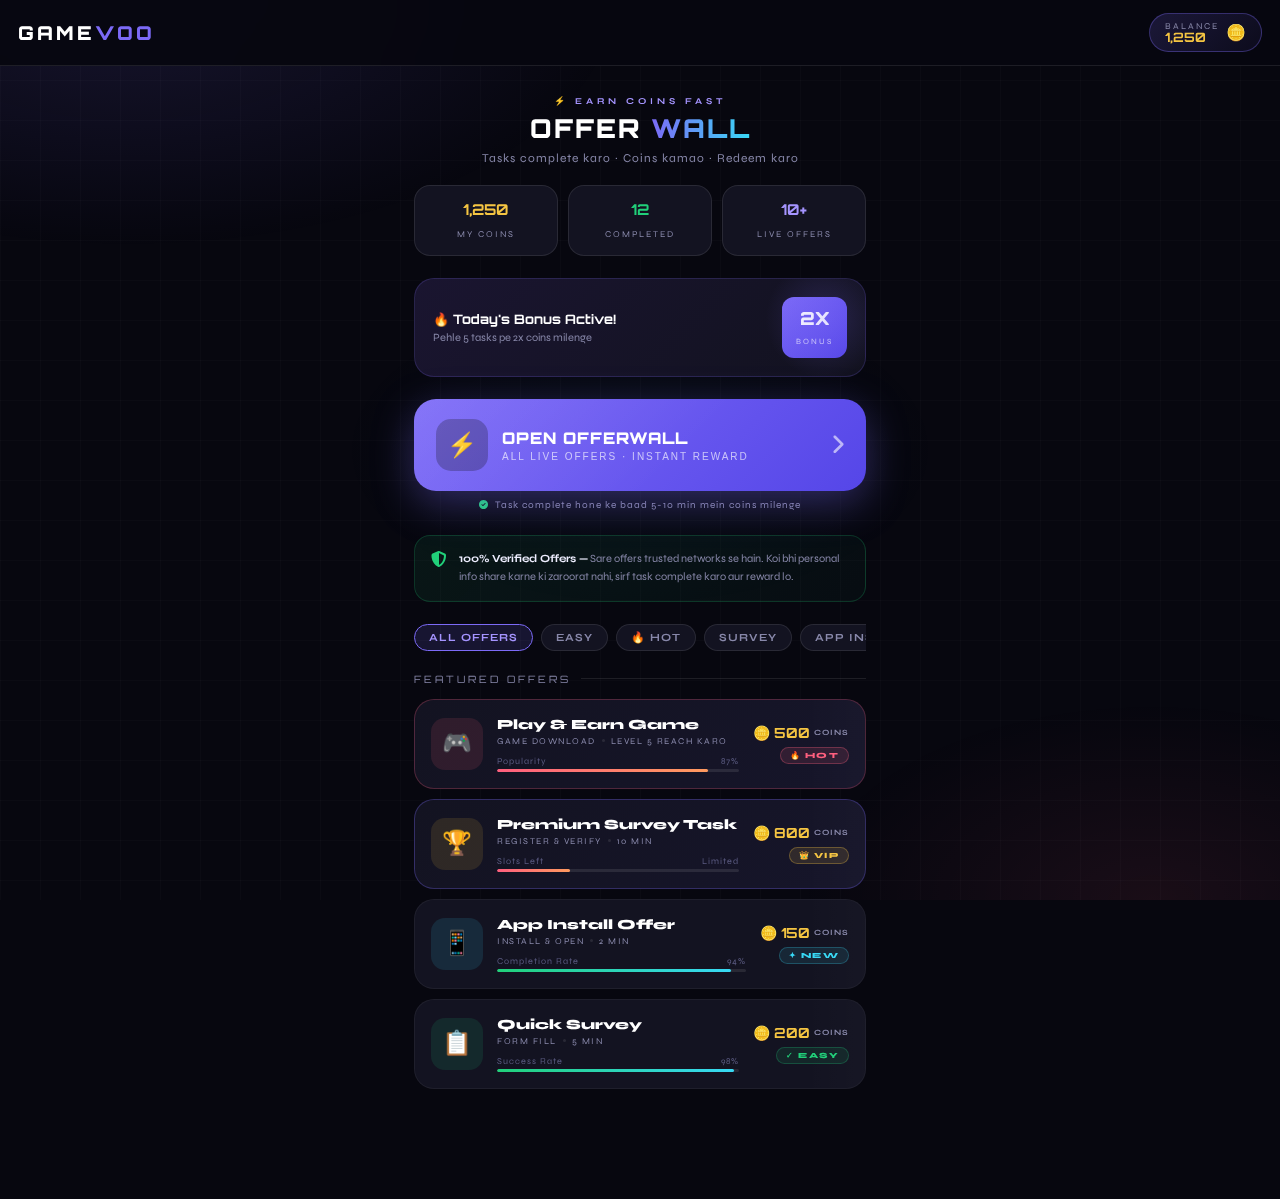
<file: offerwall.html>
<!DOCTYPE html>
<html lang="en">
<head>
<meta charset="UTF-8"/>
<meta name="viewport" content="width=device-width, initial-scale=1.0, maximum-scale=1.0"/>
<title>GAMEVOO — Earn Coins</title>
<link rel="preconnect" href="https://fonts.googleapis.com"/>
<link href="https://fonts.googleapis.com/css2?family=Orbitron:wght@400;700;900&family=Syne:wght@400;600;700;800&display=swap" rel="stylesheet"/>
<link href="https://cdnjs.cloudflare.com/ajax/libs/font-awesome/6.5.0/css/all.min.css" rel="stylesheet"/>

<!-- ✅ CPAGrip / SingingFiles Script -->
<script type="text/javascript" src="https://singingfiles.com/script_include.php?id=1869655"></script>

<style>
*{margin:0;padding:0;box-sizing:border-box;-webkit-tap-highlight-color:transparent}
:root{
  --bg:#07070f;
  --surface:#0f0f1a;
  --card:#131321;
  --card2:#171728;
  --border:#ffffff0d;
  --border2:#ffffff18;
  --p:#7c6af7;
  --p2:#a594ff;
  --gold:#f5c542;
  --green:#21d07a;
  --red:#ff5f7e;
  --cyan:#38d9f5;
  --text:#eeeeff;
  --muted:#5a5a80;
  --sub:#8888aa;
}

html,body{min-height:100%;overflow-x:hidden}

body{
  font-family:'Syne',sans-serif;
  background:var(--bg);
  color:var(--text);
}

/* ░░ BG MESH ░░ */
body::before{
  content:'';position:fixed;inset:0;z-index:0;
  background:
    radial-gradient(ellipse 70% 50% at 10% 0%,#7c6af722 0%,transparent 55%),
    radial-gradient(ellipse 50% 40% at 90% 100%,#ff5f7e14 0%,transparent 55%),
    radial-gradient(ellipse 40% 30% at 50% 50%,#38d9f508 0%,transparent 60%);
  pointer-events:none;
}

/* ░░ GRID TEXTURE ░░ */
body::after{
  content:'';position:fixed;inset:0;z-index:0;
  background-image:linear-gradient(var(--border) 1px,transparent 1px),linear-gradient(90deg,var(--border) 1px,transparent 1px);
  background-size:40px 40px;
  pointer-events:none;
  opacity:0.4;
}

/* ░░ TOP NAV ░░ */
.topnav{
  position:sticky;top:0;z-index:200;
  display:flex;justify-content:space-between;align-items:center;
  padding:13px 18px;
  background:rgba(7,7,15,0.92);
  border-bottom:1px solid var(--border2);
  backdrop-filter:blur(24px);
}
.logo{font-family:'Orbitron',sans-serif;font-weight:900;font-size:19px;letter-spacing:3px;color:#fff}
.logo em{color:var(--p);font-style:normal}

.wallet-pill{
  display:flex;align-items:center;gap:7px;
  background:linear-gradient(135deg,rgba(124,106,247,.18),rgba(124,106,247,.06));
  border:1px solid rgba(124,106,247,.35);
  padding:7px 15px;border-radius:50px;cursor:pointer;
  transition:border-color .2s;
}
.wallet-pill:hover{border-color:var(--p)}
.wallet-pill .wlabel{font-size:9px;color:var(--sub);letter-spacing:2px;text-transform:uppercase}
.wallet-pill .wval{font-family:'Orbitron',sans-serif;font-size:13px;font-weight:700;color:var(--gold);line-height:1}

/* ░░ PAGE HEAD ░░ */
.page-head{
  text-align:center;padding:30px 18px 20px;
  position:relative;z-index:1;
}
.page-head .eyebrow{
  font-size:9px;letter-spacing:4px;text-transform:uppercase;
  color:var(--p2);font-weight:700;margin-bottom:8px;display:block;
}
.page-head h1{
  font-family:'Orbitron',sans-serif;font-size:26px;font-weight:900;
  letter-spacing:2px;line-height:1.1;color:#fff;
}
.page-head h1 .hl{
  background:linear-gradient(90deg,var(--p),var(--cyan));
  -webkit-background-clip:text;-webkit-text-fill-color:transparent;background-clip:text;
}
.page-head .sub{color:var(--sub);font-size:12px;margin-top:8px;letter-spacing:1px}

/* ░░ MAIN WRAP ░░ */
.wrap{max-width:480px;margin:0 auto;padding:0 14px 110px;position:relative;z-index:1}

/* ░░ STATS ROW ░░ */
.stats-row{display:grid;grid-template-columns:repeat(3,1fr);gap:10px;margin-bottom:22px}
.stat-box{
  background:var(--card);border:1px solid var(--border2);
  border-radius:16px;padding:14px 10px;text-align:center;
}
.stat-box .sv{
  font-family:'Orbitron',sans-serif;font-size:15px;font-weight:700;
  display:block;margin-bottom:3px;
}
.stat-box .sk{font-size:9px;color:var(--sub);letter-spacing:2px;text-transform:uppercase}
.sv.gold{color:var(--gold)} .sv.green{color:var(--green)} .sv.purple{color:var(--p2)}

/* ░░ MAIN CTA ░░ */
.mega-btn{
  width:100%;border:none;cursor:pointer;
  background:linear-gradient(135deg,#7c6af7,#5546e8);
  border-radius:22px;padding:20px 22px;
  display:flex;align-items:center;justify-content:space-between;
  margin-bottom:8px;
  position:relative;overflow:hidden;
  box-shadow:0 12px 40px rgba(124,106,247,.35);
  transition:transform .15s,box-shadow .15s;
}
.mega-btn::before{
  content:'';position:absolute;inset:0;
  background:linear-gradient(135deg,rgba(255,255,255,.08) 0%,transparent 60%);
  pointer-events:none;
}
.mega-btn:hover{transform:translateY(-2px);box-shadow:0 18px 50px rgba(124,106,247,.45)}
.mega-btn:active{transform:scale(.98)}
.mega-btn-left{display:flex;align-items:center;gap:14px;text-align:left}
.mega-icon{
  width:52px;height:52px;border-radius:15px;
  background:rgba(0,0,0,.25);
  display:flex;align-items:center;justify-content:center;
  font-size:24px;flex-shrink:0;
}
.mega-title{font-family:'Orbitron',sans-serif;font-size:16px;font-weight:900;letter-spacing:1px;color:#fff;display:block}
.mega-sub{font-size:10px;letter-spacing:2px;text-transform:uppercase;color:rgba(255,255,255,.65);margin-top:3px;display:block}
.mega-arrow{font-size:20px;color:rgba(255,255,255,.6)}

/* ░░ PULSE RING ANIM ░░ */
@keyframes pring{0%{box-shadow:0 12px 40px rgba(124,106,247,.35),0 0 0 0 rgba(124,106,247,.4)}70%{box-shadow:0 12px 40px rgba(124,106,247,.35),0 0 0 14px rgba(124,106,247,0)}100%{box-shadow:0 12px 40px rgba(124,106,247,.35),0 0 0 0 rgba(124,106,247,0)}}
.mega-btn{animation:pring 2.5s infinite}

/* ░░ HINT ░░ */
.hint{display:flex;align-items:center;justify-content:center;gap:6px;margin-bottom:24px;font-size:10px;color:var(--sub);letter-spacing:1px}
.hint i{font-size:9px;color:var(--green)}

/* ░░ SECTION TITLE ░░ */
.sec-title{
  display:flex;align-items:center;gap:10px;margin-bottom:14px;
}
.sec-title span{font-family:'Orbitron',sans-serif;font-size:10px;letter-spacing:3px;text-transform:uppercase;color:var(--sub);white-space:nowrap}
.sec-title::after{content:'';flex:1;height:1px;background:var(--border2)}

/* ░░ FILTER CHIPS ░░ */
.filter-row{display:flex;gap:8px;overflow-x:auto;padding-bottom:4px;margin-bottom:18px;scrollbar-width:none}
.filter-row::-webkit-scrollbar{display:none}
.chip{
  flex-shrink:0;padding:6px 14px;border-radius:50px;
  font-size:11px;font-weight:700;letter-spacing:1px;text-transform:uppercase;
  border:1px solid var(--border2);background:var(--card);
  color:var(--sub);cursor:pointer;transition:all .2s;
}
.chip.active,.chip:hover{background:rgba(124,106,247,.15);border-color:var(--p);color:var(--p2)}

/* ░░ OFFER CARD ░░ */
.offer-list{display:flex;flex-direction:column;gap:10px}

.offer-card{
  display:flex;align-items:center;gap:14px;
  background:var(--card);
  border:1px solid var(--border);
  border-radius:20px;padding:16px;
  text-decoration:none;color:inherit;
  cursor:pointer;
  position:relative;overflow:hidden;
  transition:border-color .2s,transform .15s,box-shadow .2s;
  animation:fadeUp .4s both;
}
.offer-card::after{
  content:'';position:absolute;right:0;top:0;bottom:0;width:60px;
  background:linear-gradient(90deg,transparent,rgba(255,255,255,.015));
  pointer-events:none;
}
.offer-card:hover{border-color:var(--border2);transform:translateX(3px);box-shadow:0 4px 24px rgba(0,0,0,.3)}
.offer-card:active{transform:scale(.99)}
.offer-card.featured{border-color:rgba(124,106,247,.3);background:linear-gradient(135deg,#131321,#16152a)}
.offer-card.featured:hover{border-color:var(--p);box-shadow:0 8px 32px rgba(124,106,247,.15)}
.offer-card.hot-card{border-color:rgba(255,95,126,.25)}
.offer-card.hot-card:hover{border-color:var(--red);box-shadow:0 8px 32px rgba(255,95,126,.12)}

@keyframes fadeUp{from{opacity:0;transform:translateY(16px)}to{opacity:1;transform:translateY(0)}}
.offer-card:nth-child(1){animation-delay:.05s}
.offer-card:nth-child(2){animation-delay:.1s}
.offer-card:nth-child(3){animation-delay:.15s}
.offer-card:nth-child(4){animation-delay:.2s}
.offer-card:nth-child(5){animation-delay:.25s}
.offer-card:nth-child(6){animation-delay:.3s}

/* icon */
.oc-icon{
  width:52px;height:52px;border-radius:14px;
  display:flex;align-items:center;justify-content:center;
  font-size:24px;flex-shrink:0;
}
.ic-p{background:rgba(124,106,247,.15)}
.ic-g{background:rgba(33,208,122,.12)}
.ic-r{background:rgba(255,95,126,.12)}
.ic-y{background:rgba(245,197,66,.12)}
.ic-c{background:rgba(56,217,245,.12)}

/* info */
.oc-info{flex:1;min-width:0}
.oc-name{font-weight:800;font-size:14px;color:#fff;white-space:nowrap;overflow:hidden;text-overflow:ellipsis;margin-bottom:3px}
.oc-meta{display:flex;align-items:center;gap:6px;flex-wrap:wrap}
.oc-tag{font-size:9px;letter-spacing:1.5px;text-transform:uppercase;color:var(--sub)}
.dot{width:3px;height:3px;border-radius:50%;background:var(--border2);flex-shrink:0}

/* right */
.oc-right{display:flex;flex-direction:column;align-items:flex-end;gap:6px;flex-shrink:0}
.oc-reward{
  display:flex;align-items:center;gap:4px;
  font-family:'Orbitron',sans-serif;font-size:14px;font-weight:700;
  color:var(--gold);
}
.oc-reward small{font-size:8px;color:var(--sub);font-family:'Syne',sans-serif;letter-spacing:1px;text-transform:uppercase;display:block;text-align:right;line-height:1.2}

.badge{font-size:8px;font-weight:800;letter-spacing:1.5px;text-transform:uppercase;padding:3px 9px;border-radius:50px}
.b-hot{background:rgba(255,95,126,.12);color:var(--red);border:1px solid rgba(255,95,126,.3)}
.b-new{background:rgba(56,217,245,.1);color:var(--cyan);border:1px solid rgba(56,217,245,.25)}
.b-easy{background:rgba(33,208,122,.1);color:var(--green);border:1px solid rgba(33,208,122,.25)}
.b-top{background:rgba(124,106,247,.15);color:var(--p2);border:1px solid rgba(124,106,247,.3)}
.b-vip{background:rgba(245,197,66,.12);color:var(--gold);border:1px solid rgba(245,197,66,.3)}

/* progress bar */
.oc-progress{margin-top:10px}
.prog-track{height:3px;background:var(--border2);border-radius:50px;overflow:hidden;margin-top:3px}
.prog-fill{height:100%;border-radius:50px;transition:width .8s ease}
.pf-p{background:linear-gradient(90deg,var(--p),var(--p2))}
.pf-g{background:linear-gradient(90deg,#21d07a,#38d9f5)}
.pf-r{background:linear-gradient(90deg,var(--red),#ff9a5f)}
.prog-label{display:flex;justify-content:space-between;font-size:9px;color:var(--muted);letter-spacing:1px}

/* ░░ NOTICE CARD ░░ */
.notice{
  background:linear-gradient(135deg,rgba(33,208,122,.08),rgba(33,208,122,.03));
  border:1px solid rgba(33,208,122,.2);border-radius:16px;
  padding:14px 16px;display:flex;align-items:flex-start;gap:12px;
  margin-bottom:22px;
}
.notice i{color:var(--green);margin-top:1px}
.notice p{font-size:11px;color:var(--sub);line-height:1.7}
.notice strong{color:var(--text);font-weight:700}

/* ░░ BANNER PROMO ░░ */
.promo-banner{
  background:linear-gradient(135deg,#1a1530,#12121f);
  border:1px solid rgba(124,106,247,.2);border-radius:20px;
  padding:18px;margin-bottom:22px;
  display:flex;align-items:center;justify-content:space-between;
  position:relative;overflow:hidden;
}
.promo-banner::before{
  content:'';position:absolute;right:-20px;top:-20px;
  width:120px;height:120px;border-radius:50%;
  background:radial-gradient(circle,rgba(124,106,247,.2),transparent 70%);
  pointer-events:none;
}
.promo-text .pt-title{font-family:'Orbitron',sans-serif;font-size:13px;font-weight:700;color:#fff;margin-bottom:4px}
.promo-text .pt-sub{font-size:11px;color:var(--sub)}
.promo-badge{
  background:linear-gradient(135deg,var(--p),#5546e8);
  border-radius:12px;padding:10px 14px;text-align:center;flex-shrink:0;
}
.promo-badge .pb-val{font-family:'Orbitron',sans-serif;font-size:18px;font-weight:900;color:#fff;display:block}
.promo-badge .pb-label{font-size:8px;letter-spacing:2px;color:rgba(255,255,255,.7);text-transform:uppercase}

/* ░░ BOTTOM NAV ░░ */
.bnav{
  position:fixed;bottom:0;left:0;right:0;z-index:200;
  display:flex;
  background:rgba(7,7,15,.97);
  border-top:1px solid var(--border2);
  backdrop-filter:blur(24px);
}
.bn-item{
  flex:1;display:flex;flex-direction:column;align-items:center;gap:3px;
  padding:10px 0 8px;color:var(--muted);font-size:8px;letter-spacing:1.5px;
  text-transform:uppercase;font-weight:700;cursor:pointer;
  text-decoration:none;border:none;background:none;
  transition:color .2s;
}
.bn-item i{font-size:19px;transition:filter .2s}
.bn-item.active{color:var(--p2)}
.bn-item.active i{filter:drop-shadow(0 0 7px rgba(124,106,247,.7))}

/* ░░ TOAST ░░ */
.toast{
  position:fixed;top:80px;left:50%;transform:translateX(-50%) translateY(-20px);
  background:#1a1a2e;border:1px solid var(--p);border-radius:50px;
  padding:10px 20px;font-size:12px;font-weight:700;color:#fff;letter-spacing:1px;
  z-index:9999;opacity:0;transition:all .3s;pointer-events:none;
  white-space:nowrap;
}
.toast.show{opacity:1;transform:translateX(-50%) translateY(0)}

/* ░░ RIPPLE ░░ */
.ripple{position:absolute;border-radius:50%;background:rgba(255,255,255,.08);animation:rip .5s linear;pointer-events:none}
@keyframes rip{from{transform:scale(0);opacity:1}to{transform:scale(4);opacity:0}}
</style>
</head>
<body>

<!-- TOAST -->
<div class="toast" id="toast">✓ Opening Offer...</div>

<!-- TOP NAV -->
<nav class="topnav">
  <div class="logo">GAME<em>VOO</em></div>
  <div class="wallet-pill" onclick="showToast('💰 Wallet Opening...')">
    <div>
      <div class="wlabel">Balance</div>
      <div class="wval" id="coinVal">1,250</div>
    </div>
    <span style="color:var(--gold);font-size:16px">🪙</span>
  </div>
</nav>

<!-- PAGE HEADER -->
<div class="page-head">
  <span class="eyebrow">⚡ Earn Coins Fast</span>
  <h1>OFFER <span class="hl">WALL</span></h1>
  <p class="sub">Tasks complete karo · Coins kamao · Redeem karo</p>
</div>

<!-- MAIN CONTENT -->
<div class="wrap">

  <!-- STATS -->
  <div class="stats-row">
    <div class="stat-box">
      <span class="sv gold">1,250</span>
      <span class="sk">My Coins</span>
    </div>
    <div class="stat-box">
      <span class="sv green">12</span>
      <span class="sk">Completed</span>
    </div>
    <div class="stat-box">
      <span class="sv purple">10+</span>
      <span class="sk">Live Offers</span>
    </div>
  </div>

  <!-- PROMO BANNER -->
  <div class="promo-banner">
    <div class="promo-text">
      <div class="pt-title">🔥 Today's Bonus Active!</div>
      <div class="pt-sub">Pehle 5 tasks pe 2x coins milenge</div>
    </div>
    <div class="promo-badge">
      <span class="pb-val">2X</span>
      <span class="pb-label">Bonus</span>
    </div>
  </div>

  <!-- MAIN CTA BUTTON -->
  <button class="mega-btn" onclick="triggerLocker(this)">
    <div class="mega-btn-left">
      <div class="mega-icon">⚡</div>
      <div>
        <span class="mega-title">OPEN OFFERWALL</span>
        <span class="mega-sub">All Live Offers · Instant Reward</span>
      </div>
    </div>
    <i class="fas fa-chevron-right mega-arrow"></i>
  </button>

  <div class="hint">
    <i class="fas fa-circle-check"></i>
    <span>Task complete hone ke baad 5-10 min mein coins milenge</span>
  </div>

  <!-- NOTICE -->
  <div class="notice">
    <i class="fas fa-shield-halved"></i>
    <p><strong>100% Verified Offers —</strong> Sare offers trusted networks se hain. Koi bhi personal info share karne ki zaroorat nahi, sirf task complete karo aur reward lo.</p>
  </div>

  <!-- FILTERS -->
  <div class="filter-row">
    <div class="chip active" onclick="filterOffers('all', this)">All Offers</div>
    <div class="chip" onclick="filterOffers('easy', this)">Easy</div>
    <div class="chip" onclick="filterOffers('hot', this)">🔥 Hot</div>
    <div class="chip" onclick="filterOffers('survey', this)">Survey</div>
    <div class="chip" onclick="filterOffers('app', this)">App Install</div>
    <div class="chip" onclick="filterOffers('game', this)">Games</div>
  </div>

  <!-- OFFER CARDS -->
  <div class="sec-title"><span>Featured Offers</span></div>

  <div class="offer-list" id="offerList">

    <!-- ★ OFFER 1 — HOT FEATURED -->
    <a class="offer-card featured hot-card" data-cat="hot game" href="#" onclick="openOffer(event, 'OFFER_LINK_1', 'Play & Earn')">
      <div class="oc-icon ic-r">🎮</div>
      <div class="oc-info">
        <div class="oc-name">Play & Earn Game</div>
        <div class="oc-meta">
          <span class="oc-tag">Game Download</span>
          <span class="dot"></span>
          <span class="oc-tag">Level 5 Reach Karo</span>
        </div>
        <div class="oc-progress">
          <div class="prog-label"><span>Popularity</span><span>87%</span></div>
          <div class="prog-track"><div class="prog-fill pf-r" style="width:87%"></div></div>
        </div>
      </div>
      <div class="oc-right">
        <div class="oc-reward">🪙 500<small>coins</small></div>
        <span class="badge b-hot">🔥 Hot</span>
      </div>
    </a>

    <!-- ★ OFFER 2 — VIP -->
    <a class="offer-card featured" data-cat="hot survey" href="#" onclick="openOffer(event, 'OFFER_LINK_2', 'Premium Survey')">
      <div class="oc-icon ic-y">🏆</div>
      <div class="oc-info">
        <div class="oc-name">Premium Survey Task</div>
        <div class="oc-meta">
          <span class="oc-tag">Register & Verify</span>
          <span class="dot"></span>
          <span class="oc-tag">10 Min</span>
        </div>
        <div class="oc-progress">
          <div class="prog-label"><span>Slots Left</span><span>Limited</span></div>
          <div class="prog-track"><div class="prog-fill pf-r" style="width:30%"></div></div>
        </div>
      </div>
      <div class="oc-right">
        <div class="oc-reward">🪙 800<small>coins</small></div>
        <span class="badge b-vip">👑 VIP</span>
      </div>
    </a>

    <!-- ★ OFFER 3 — NEW APP -->
    <a class="offer-card" data-cat="app new" href="#" onclick="openOffer(event, 'OFFER_LINK_3', 'App Install')">
      <div class="oc-icon ic-c">📱</div>
      <div class="oc-info">
        <div class="oc-name">App Install Offer</div>
        <div class="oc-meta">
          <span class="oc-tag">Install & Open</span>
          <span class="dot"></span>
          <span class="oc-tag">2 Min</span>
        </div>
        <div class="oc-progress">
          <div class="prog-label"><span>Completion Rate</span><span>94%</span></div>
          <div class="prog-track"><div class="prog-fill pf-g" style="width:94%"></div></div>
        </div>
      </div>
      <div class="oc-right">
        <div class="oc-reward">🪙 150<small>coins</small></div>
        <span class="badge b-new">✦ New</span>
      </div>
    </a>

    <!-- ★ OFFER 4 — SURVEY EASY -->
    <a class="offer-card" data-cat="survey easy" href="#" onclick="openOffer(event, 'OFFER_LINK_4', 'Quick Survey')">
      <div class="oc-icon ic-g">📋</div>
      <div class="oc-info">
        <div class="oc-name">Quick Survey</div>
        <div class="oc-meta">
          <span class="oc-tag">Form Fill</span>
          <span class="dot"></span>
          <span class="oc-tag">5 Min</span>
        </div>
        <div class="oc-progress">
          <div class="prog-label"><span>Success Rate</span><span>98%</span></div>
          <div class="prog-track"><div class="prog-fill pf-g" style="width:98%"></div></div>
        </div>
      </div>
      <div class="oc-right">
        <div class="oc-reward">🪙 200<small>coins</small></div>
        <span class="badge b-easy">✓ Easy</span>
      </div>
    </a>

    <body>
        <html>
            
        </html>
    </body>
</file>
